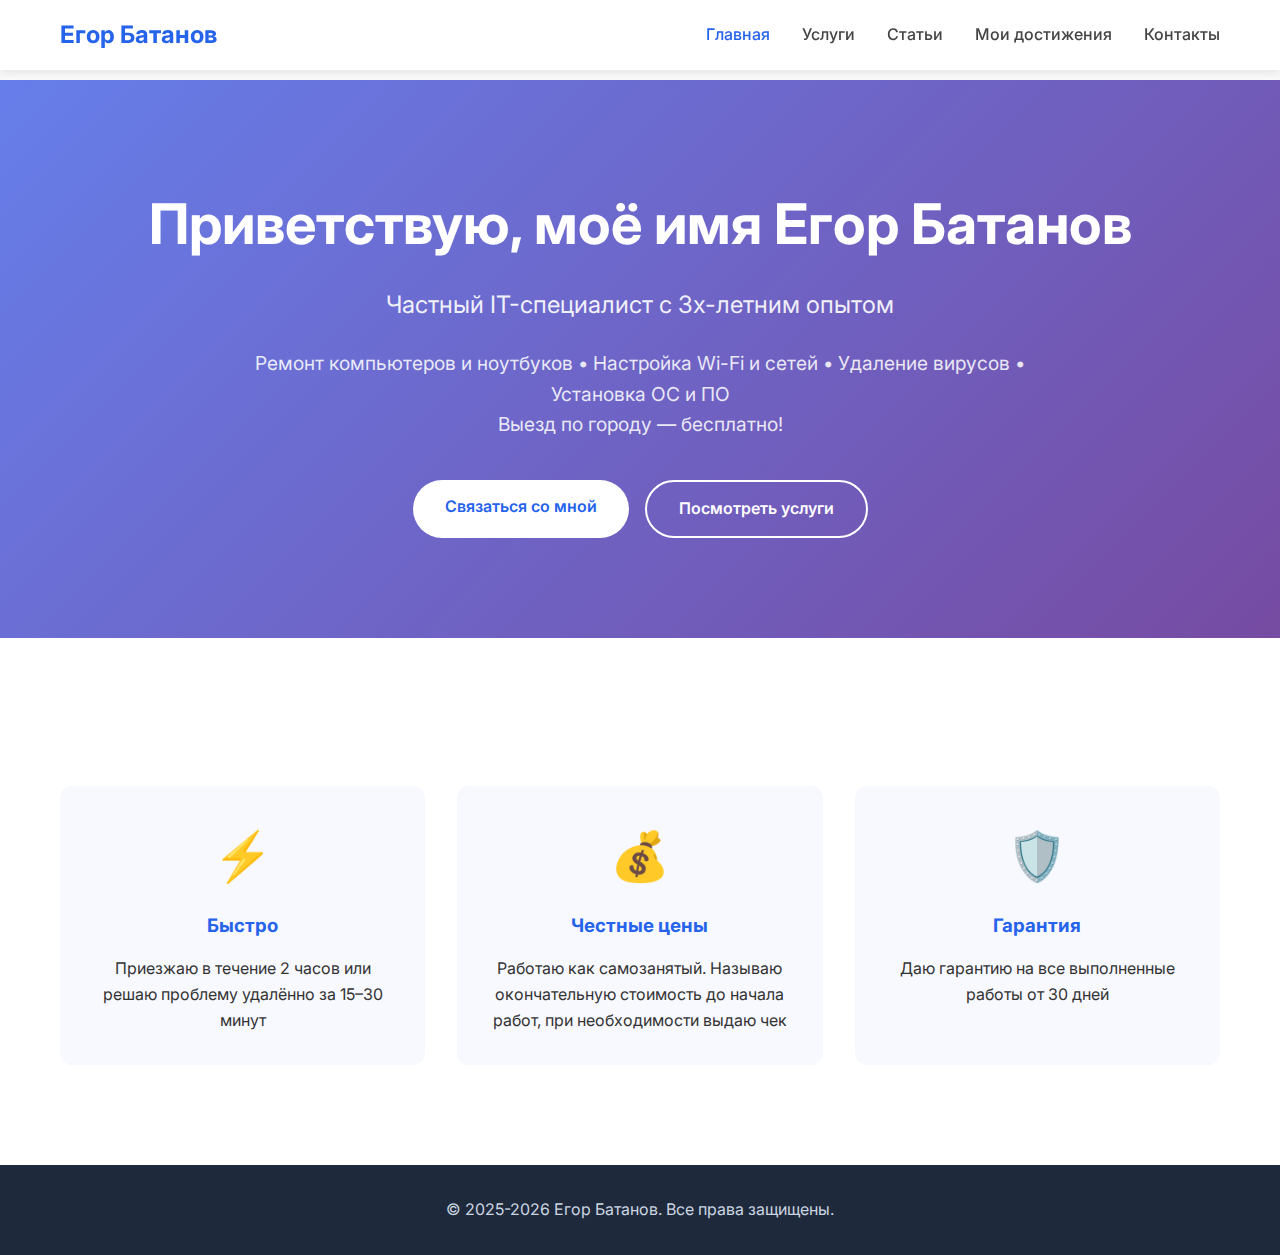
<file: index.html>
<!DOCTYPE html>
<html lang="ru">
<head>
    <meta charset="UTF-8">
    <meta name="viewport" content="width=device-width, initial-scale=1.0">
    <title>Егор Батанов | IT-специалист</title>
    <link rel="stylesheet" href="style.css">
    <link rel="preconnect" href="https://fonts.googleapis.com">
    <link rel="preconnect" href="https://fonts.gstatic.com" crossorigin>
    <link href="https://fonts.googleapis.com/css2?family=Inter:wght@300;400;500;600;700&display=swap" rel="stylesheet">
</head>
<body>

    <!-- Навигационная панель -->
    <header class="header">
        <div class="container">
            <div class="logo">
                <a href="index.html">Егор Батанов</a>
            </div>
            <nav class="nav">
                <ul>
                    <li><a href="index.html" class="active">Главная</a></li>
                    <li><a href="uslugi.html">Услуги</a></li>
                    <li><a href="articles.html">Статьи</a></li>
                    <li><a href="portfolio.html">Мои достижения</a></li>
                    <li><a href="contacts.html">Контакты</a></li>
                </ul>
            </nav>
            <!-- Мобильное меню (гамбургер) -->
            <div class="mobile-menu-toggle">
                <span></span>
                <span></span>
                <span></span>
            </div>
        </div>
    </header>

    <!-- Главный экран -->
    <section class="hero">
        <div class="container">
            <h1>Приветствую, моё имя Егор Батанов</h1>
            <p class="subtitle">Частный IT-специалист с 3х-летним опытом</p>
            <p class="description">
                Ремонт компьютеров и ноутбуков • Настройка Wi-Fi и сетей • Удаление вирусов • Установка ОС и ПО <br>
                Выезд по городу — бесплатно!
            </p>
            <div class="hero-buttons">
                <a href="contacts.html" class="btn btn-primary">Связаться со мной</a>
                <a href="uslugi.html" class="btn btn-secondary">Посмотреть услуги</a>
            </div>
        </div>
    </section>

    <!-- Преимущества -->
    <section class="features">
        <div class="container">
            <div class="feature-grid">
                <div class="feature-card">
                    <div class="icon">⚡</div>
                    <h3>Быстро</h3>
                    <p>Приезжаю в течение 2 часов или решаю проблему удалённо за 15–30 минут</p>
                </div>
                <div class="feature-card">
                    <div class="icon">💰</div>
                    <h3>Честные цены</h3>
                    <p>Работаю как самозанятый. Называю окончательную стоимость до начала работ, при необходимости выдаю чек</p>
                </div>
                <div class="feature-card">
                    <div class="icon">🛡️</div>
                    <h3>Гарантия</h3>
                    <p>Даю гарантию на все выполненные работы от 30 дней</p>
                </div>
            </div>
        </div>
    </section>

    <footer class="footer">
        <div class="container">
            <p>© 2025-2026 Егор Батанов. Все права защищены.</p>
        </div>
    </footer>

    <script>
        // Простое мобильное меню
        document.querySelector('.mobile-menu-toggle').addEventListener('click', function() {
            document.querySelector('.nav').classList.toggle('active');
        });
    </script>
</body>

</html>
</file>
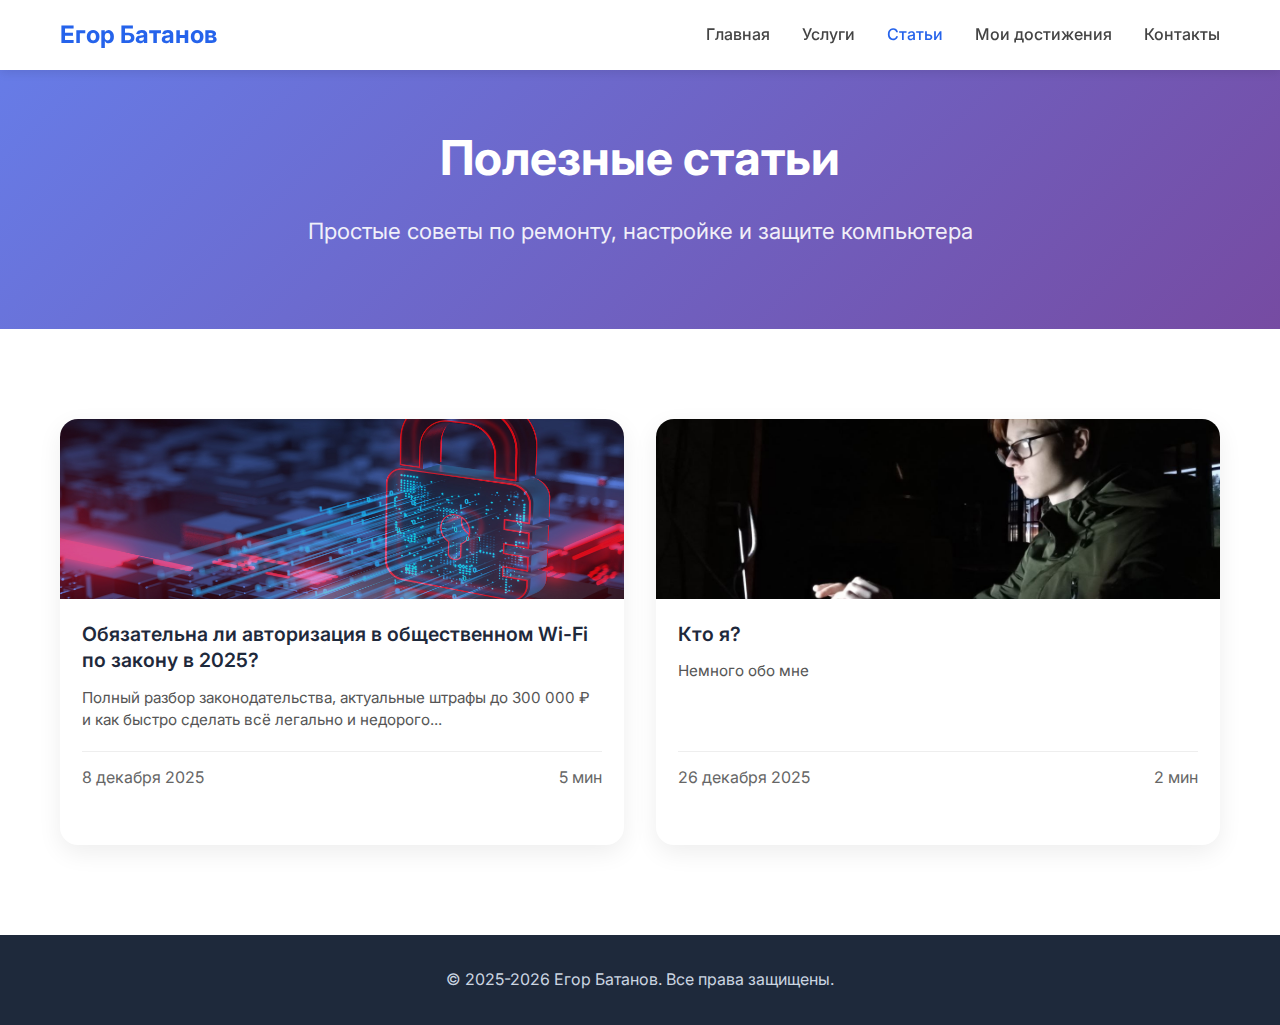
<file: articles.html>
<!DOCTYPE html>
<html lang="ru">
<head>
    <meta charset="UTF-8">
    <meta name="viewport" content="width=device-width, initial-scale=1.0">
    <title>Статьи и советы | Егор Батанов – IT-специалист</title>
    <link rel="stylesheet" href="style.css">
    <link href="https://fonts.googleapis.com/css2?family=Inter:wght@300;400;500;600;700&display=swap" rel="stylesheet">
</head>
<body>

    <header class="header">
        <div class="container">
            <div class="logo"><a href="index.html">Егор Батанов</a></div>
            <nav class="nav">
                <ul>
                    <li><a href="index.html">Главная</a></li>
                    <li><a href="uslugi.html">Услуги</a></li>
                    <li><a href="articles.html" class="active">Статьи</a></li>
                    <li><a href="portfolio.html">Мои достижения</a></li>
                    <li><a href="contacts.html">Контакты</a></li>
                </ul>
            </nav>
            <div class="mobile-menu-toggle"><span></span><span></span><span></span></div>
        </div>
    </header>

    <section class="page-hero">
        <div class="container">
            <h1>Полезные статьи</h1>
            <p class="subtitle">Простые советы по ремонту, настройке и защите компьютера</p>
        </div>
    </section>

    <section class="articles-section">
        <div class="container">

            <div class="articles-grid">

                <!-- КАРТОЧКА СТАТЬИ-->
                <article class="article-card">
                    <a href="articles/Auth-wifi.html">
                        <div class="article-thumb">
                            <img src="img/articles/wifi-auth.jpeg" alt="Закон об авторизации Wi-Fi 2025">
                </div>
                <div class="article-card-body">
                    <h3>Обязательна ли авторизация в общественном Wi-Fi по закону в 2025?</h3>
                    <p class="article-preview">Полный разбор законодательства, актуальные штрафы до 300 000 ₽ и как быстро сделать всё легально и недорого...</p>
                    <div class="article-meta">
                        <span>8 декабря 2025</span>
                        <span>5 мин</span>
                </div>
            </div>
        </a>
    </article>
                <!-- Вторая статья -->
                <article class="article-card">
                    <a href="articles/AboutMe.html">
                        <div class="article-thumb">
                            <img src="img/articles/me.jpg" alt="Егор Батанов">
                        </div>
                        <div class="article-card-body">
                            <h3>Кто я?</h3>
                            <p class="article-preview">Немного обо мне</p>
                            <div class="article-meta">
                                <span>26 декабря 2025</span>
                                <span>2 мин</span>
                            </div>
                        </div>
                    </a>
                </article>

            </div>

        </div>
    </section>

    <footer class="footer">
        <div class="container">
            <p>© 2025-2026 Егор Батанов. Все права защищены.</p>
        </div>
    </footer>

    <script>
        document.querySelector('.mobile-menu-toggle').addEventListener('click', () => {
            document.querySelector('.nav').classList.toggle('active');
        });
    </script>
</body>
</html>
</file>
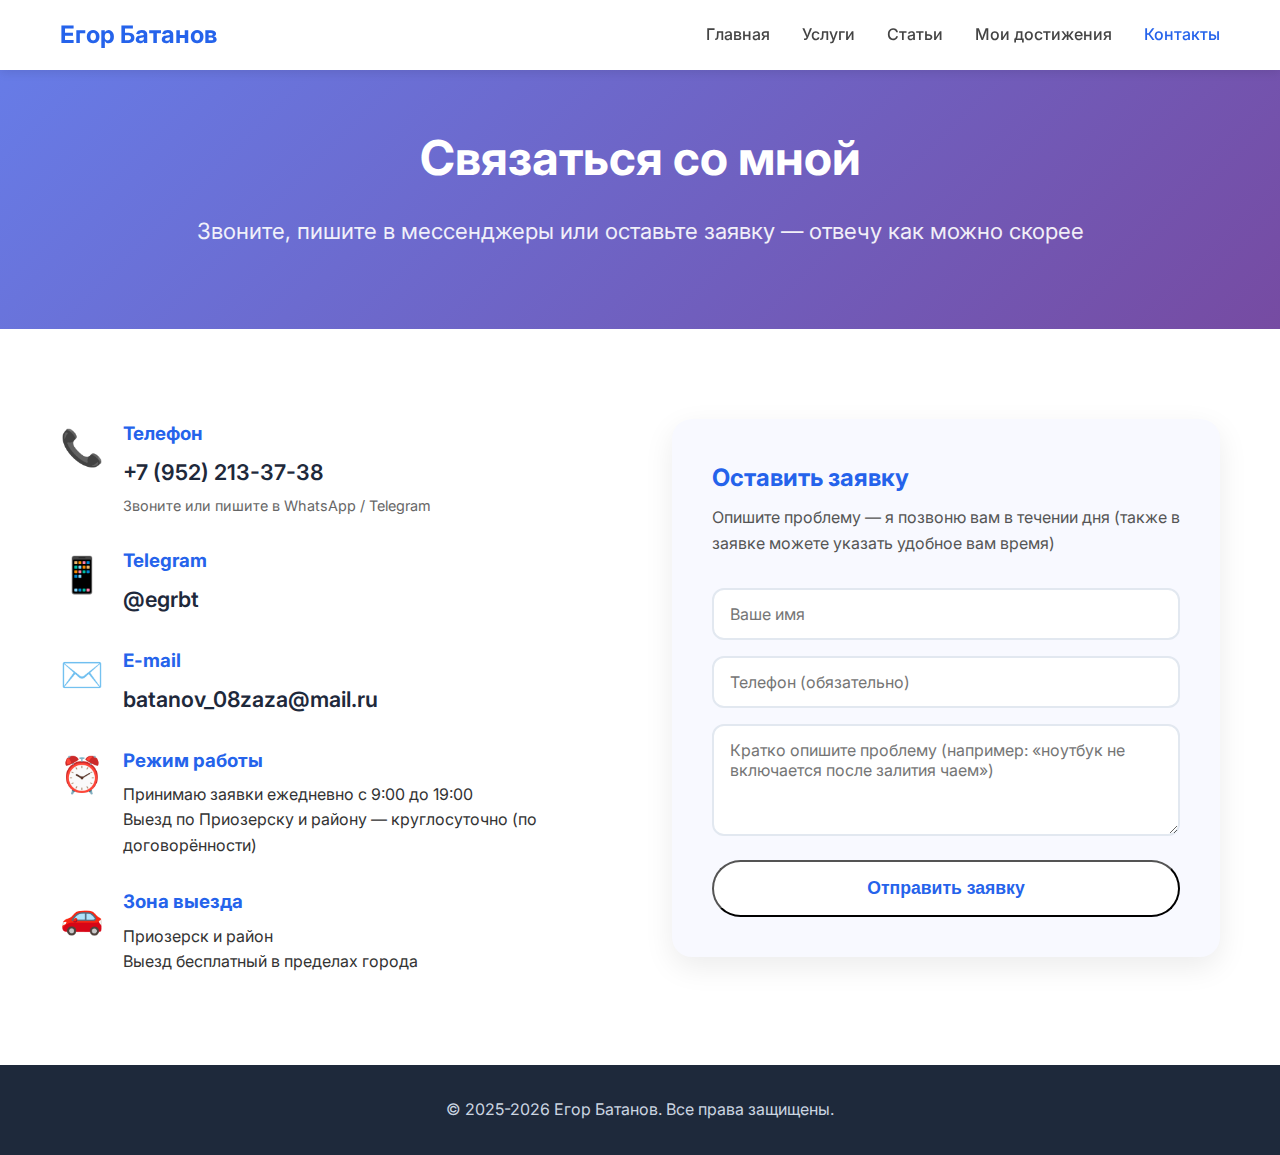
<file: contacts.html>
<!DOCTYPE html>
<html lang="ru">
<head>
    <meta charset="UTF-8">
    <meta name="viewport" content="width=device-width, initial-scale=1.0">
    <title>Контакты | Егор Батанов – частный IT-специалист</title>
    <link rel="stylesheet" href="style.css">
    <link href="https://fonts.googleapis.com/css2?family=Inter:wght@300;400;500;600;700&display=swap" rel="stylesheet">
</head>
<body>

    <!-- Шапка -->
    <header class="header">
        <div class="container">
            <div class="logo">
                <a href="index.html">Егор Батанов</a>
            </div>
            <nav class="nav">
                <ul>
                    <li><a href="index.html">Главная</a></li>
                    <li><a href="uslugi.html">Услуги</a></li>
                    <li><a href="articles.html">Статьи</a></li>
                    <li><a href="portfolio.html">Мои достижения</a></li>
                    <li><a href="contacts.html" class="active">Контакты</a></li>
                </ul>
            </nav>
            <div class="mobile-menu-toggle">
                <span></span>
                <span></span>
                <span></span>
            </div>
        </div>
    </header>

    <!-- Заголовок страницы -->
    <section class="page-hero">
        <div class="container">
            <h1>Связаться со мной</h1>
            <p class="subtitle">Звоните, пишите в мессенджеры или оставьте заявку — отвечу как можно скорее</p>
        </div>
    </section>

    <!-- Основной блок контактов -->
    <section class="contacts-section">
        <div class="container">
            <div class="contacts-grid">

                <!-- Левая колонка: способы связи -->
                <div class="contact-methods">

                    <div class="contact-item">
                        <div class="contact-icon">📞</div>
                        <div>
                            <h3>Телефон</h3>
                            <a href="tel:+79522133738" class="contact-link">+7 (952) 213-37-38</a>
                            <p class="small">Звоните или пишите в WhatsApp / Telegram</p>
                        </div>
                    </div>

                    <div class="contact-item">
                        <div class="contact-icon">📱</div>
                        <div>
                            <h3>Telegram</h3>
                            <a href="https://t.me/egrbt" target="_blank" class="contact-link">@egrbt</a>
                        </div>
                    </div>

                    <div class="contact-item">
                        <div class="contact-icon">✉️</div>
                        <div>
                            <h3>E-mail</h3>
                            <a href="mailto:batanov_08zaza@mail.ru" class="contact-link">batanov_08zaza@mail.ru</a>
                        </div>
                    </div>

                    <div class="contact-item">
                        <div class="contact-icon">⏰</div>
                        <div>
                            <h3>Режим работы</h3>
                            <p>Принимаю заявки ежедневно с 9:00 до 19:00<br>Выезд по Приозерску и району — круглосуточно (по договорённости)</p>
                        </div>
                    </div>

                    <div class="contact-item">
                        <div class="contact-icon">🚗</div>
                        <div>
                            <h3>Зона выезда</h3>
                            <p>Приозерск и район<br>Выезд бесплатный в пределах города</p>
                        </div>
                    </div>

                </div>

                <!-- Правая колонка: форма обратной связи -->
                <div class="contact-form-card">
                    <h2>Оставить заявку</h2>
                    <p class="form-desc">Опишите проблему — я позвоню вам в течении дня (также в заявке можете указать удобное вам время)</p>

                    <form action="https://formspree.io/f/xnnebade" method="POST">
                        <input type="text" name="name" placeholder="Ваше имя" required>
                        <input type="tel" name="phone" placeholder="Телефон (обязательно)" required>
                        <textarea name="message" rows="4" placeholder="Кратко опишите проблему (например: «ноутбук не включается после залития чаем»)"></textarea>
                        <button type="submit" class="btn btn-primary large">Отправить заявку</button>
                    </form>

                </div>

            </div>
        </div>
    </section>

    <footer class="footer">
        <div class="container">
            <p>© 2025-2026 Егор Батанов. Все права защищены.</p>
        </div>
    </footer>

    <script>
        // Мобильное меню
        document.querySelector('.mobile-menu-toggle').addEventListener('click', () => {
            document.querySelector('.nav').classList.toggle('active');
        });
    </script>
</body>

</html>
</file>
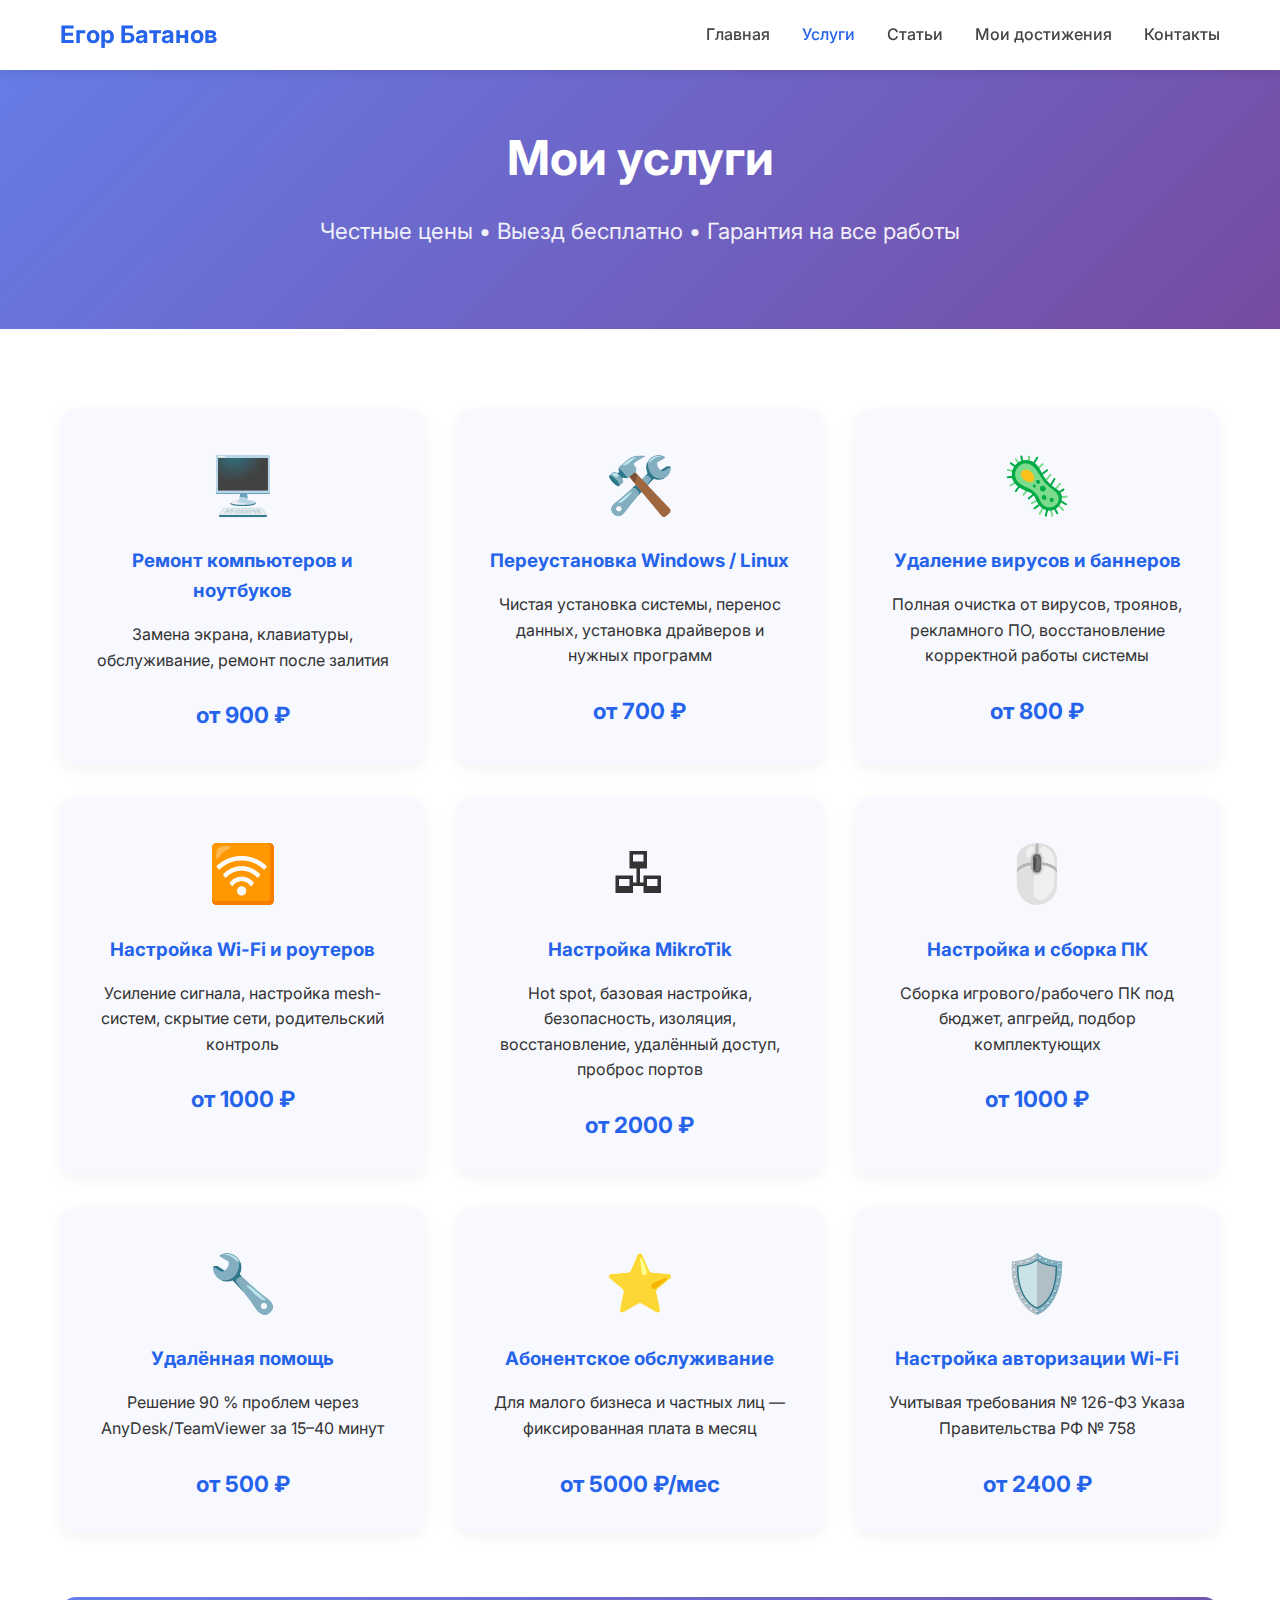
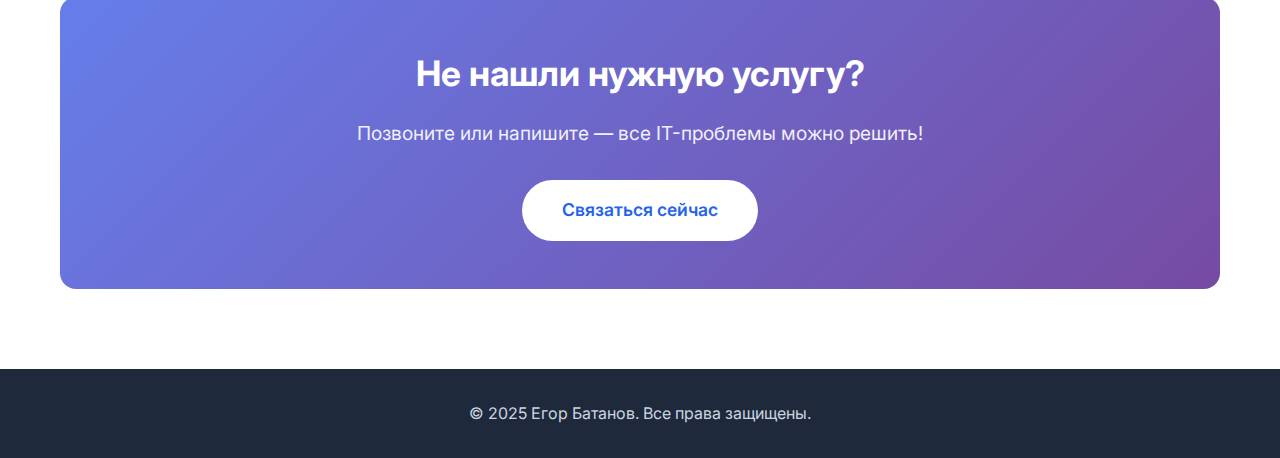
<file: uslugi.html>
<!DOCTYPE html>
<html lang="ru">
<head>
    <meta charset="UTF-8">
    <meta name="viewport" content="width=device-width, initial-scale=1.0">
    <title>Услуги | Егор Батанов | IT-специалист</title>
    <link rel="stylesheet" href="style.css">
    <link href="https://fonts.googleapis.com/css2?family=Inter:wght@300;400;500;600;700&display=swap" rel="stylesheet">
</head>
<body>

    <!-- Шапка (та же самая) -->
    <header class="header">
        <div class="container">
            <div class="logo">
                <a href="index.html">Егор Батанов</a>
            </div>
            <nav class="nav">
                <ul>
                    <li><a href="index.html">Главная</a></li>
                    <li><a href="uslugi.html" class="active">Услуги</a></li>
                    <li><a href="articles.html">Статьи</a></li>
                    <li><a href="portfolio.html">Мои достижения</a></li>
                    <li><a href="contacts.html">Контакты</a></li>
                </ul>
            </nav>
            <div class="mobile-menu-toggle">
                <span></span>
                <span></span>
                <span></span>
            </div>
        </div>
    </header>

    <!-- Заголовок страницы -->
    <section class="page-hero">
        <div class="container">
            <h1>Мои услуги</h1>
            <p class="subtitle">Честные цены • Выезд бесплатно • Гарантия на все работы</p>
        </div>
    </section>

    <!-- Список услуг -->
    <section class="services-section">
        <div class="container">
            <div class="services-grid">

                <div class="service-card">
                    <div class="service-icon">🖥️</div>
                    <h3>Ремонт компьютеров и ноутбуков</h3>
                    <p>Замена экрана, клавиатуры, обслуживание, ремонт после залития</p>
                    <div class="price">от 900 ₽</div>
                </div>

                <div class="service-card">
                    <div class="service-icon">🛠️</div>
                    <h3>Переустановка Windows / Linux</h3>
                    <p>Чистая установка системы, перенос данных, установка драйверов и нужных программ</p>
                    <div class="price">от 700 ₽</div>
                </div>

                <div class="service-card">
                    <div class="service-icon">🦠</div>
                    <h3>Удаление вирусов и баннеров</h3>
                    <p>Полная очистка от вирусов, троянов, рекламного ПО, восстановление корректной работы системы</p>
                    <div class="price">от 800 ₽</div>
                </div>

                <div class="service-card">
                    <div class="service-icon">🛜</div>
                    <h3>Настройка Wi-Fi и роутеров</h3>
                    <p>Усиление сигнала, настройка mesh-систем, скрытие сети, родительский контроль</p>
                    <div class="price">от 1000 ₽</div>
                </div>

                <div class="service-card">
                    <div class="service-icon">🖧</div>
                    <h3>Настройка MikroTik</h3>
                    <p>Hot spot, базовая настройка, безопасность, изоляция, восстановление, удалённый доступ, проброс портов</p>
                    <div class="price">от 2000 ₽</div>
                </div>

                <div class="service-card">
                    <div class="service-icon">🖱️</div>
                    <h3>Настройка и сборка ПК</h3>
                    <p>Сборка игрового/рабочего ПК под бюджет, апгрейд, подбор комплектующих</p>
                    <div class="price">от 1000 ₽</div>
                </div>

                <div class="service-card">
                    <div class="service-icon">🔧</div>
                    <h3>Удалённая помощь</h3>
                    <p>Решение 90 % проблем через AnyDesk/TeamViewer за 15–40 минут</p>
                    <div class="price">от 500 ₽</div>
                </div>

                <div class="service-card">
                    <div class="service-icon">⭐</div>
                    <h3>Абонентское обслуживание</h3>
                    <p>Для малого бизнеса и частных лиц — фиксированная плата в месяц</p>
                    <div class="price">от 5000 ₽/мес</div>
                </div>

                    <div class="service-card">
                    <div class="service-icon">🛡️</div>
                    <h3>Настройка авторизации Wi-Fi</h3>
                    <p>Учитывая требования № 126-ФЗ Указа Правительства РФ № 758</p>
                    <div class="price">от 2400 ₽</div>
                </div>

            </div>

            <!-- Блок с призывом -->
            <div class="call-to-action">
                <h2>Не нашли нужную услугу?</h2>
                <p>Позвоните или напишите — все IT-проблемы можно решить!</p>
                <a href="contacts.html" class="btn btn-primary large">Связаться сейчас</a>
            </div>
        </div>
    </section>

    <footer class="footer">
        <div class="container">
            <p>© 2025 Егор Батанов. Все права защищены.</p>
        </div>
    </footer>

    <script>
        // То же мобильное меню, что и на главной
        document.querySelector('.mobile-menu-toggle').addEventListener('click', function() {
            document.querySelector('.nav').classList.toggle('active');
        });
    </script>
</body>

</html>
</file>
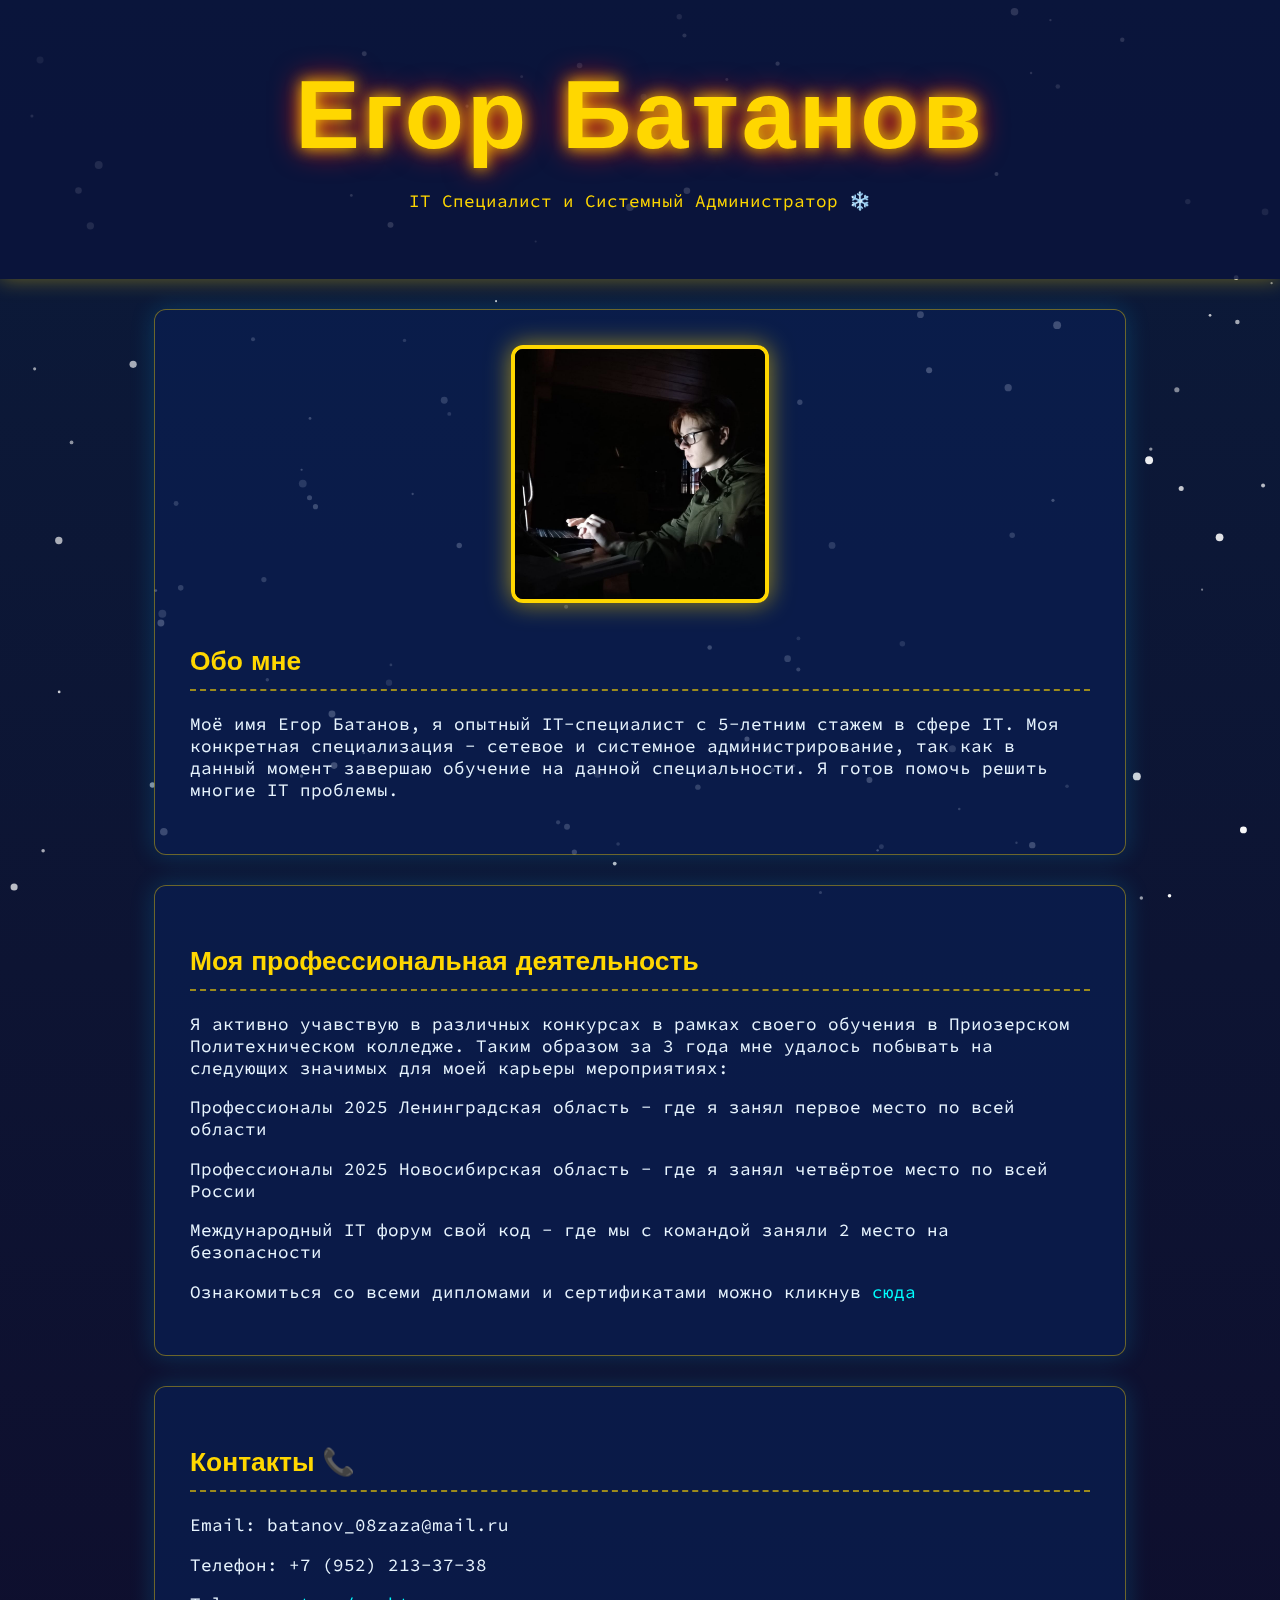
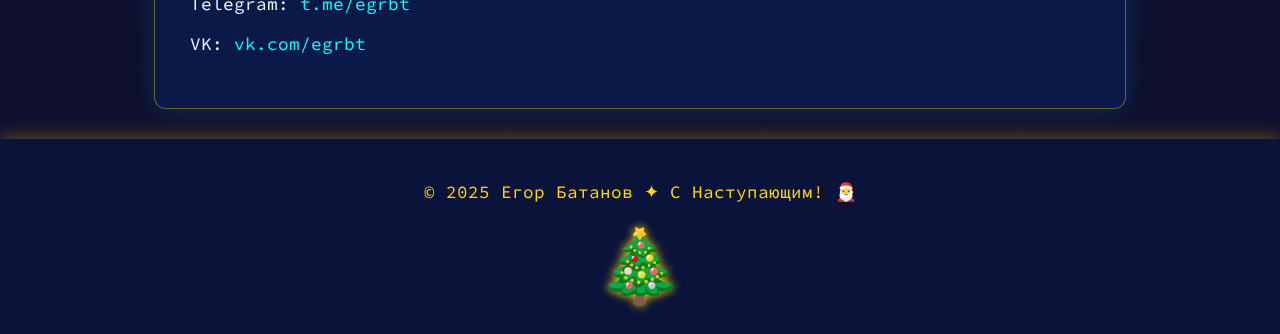
<file: articles/AboutMe.html>
<!DOCTYPE html>
<html lang="ru">
<head>
    <meta charset="UTF-8">
    <meta name="viewport" content="width=device-width, initial-scale=1.0">
    <title>Визитка Егора Батанова - IT Специалист</title>
    <link href="https://fonts.googleapis.com/css2?family=Source+Code+Pro:wght@400;700&display=swap" rel="stylesheet">
    <link href="https://fonts.googleapis.com/css2?family=Orbitron:wght@500;700&display=swap" rel="stylesheet">
    <style>
        body {
            font-family: 'Source Code Pro', monospace;
	    font-size: 1.1em;
            margin: 0;
            padding: 0;
            color: #e8f5ff; /* Очень светлый голубовато-белый текст — отлично читается */
            background: linear-gradient(to bottom, #0b1b3a, #0f0d2c); /* Тёмно-синий новогодний космос/IT-ночь */
            overflow-x: hidden;
            position: relative;
            min-height: 100vh;
        }
        #snow {
            position: fixed;
            top: 0;
            left: 0;
            width: 100%;
            height: 100%;
            pointer-events: none;
            z-index: -1;
        }
        header {
            background-color: rgba(10, 20, 60, 0.85);
            color: #ffd700; /* Золотой для новогоднего шика */
            text-align: center;
            padding: 50px 20px;
            position: relative;
            box-shadow: 0 0 20px rgba(255, 215, 0, 0.4);
        }
        h1 {
            font-family: 'Orbitron', sans-serif;
            font-size: 5.5em;
            margin: 0;
            text-shadow: 0 0 15px #ffd700, 0 0 30px #ff0000;
            letter-spacing: 3px;
            animation: pulse 3s infinite;
        }
        @keyframes pulse {
            0% { text-shadow: 0 0 15px #ffffff, 0 0 25px #ffd700; }
            50% { text-shadow: 0 0 25px #00bfff, 0 0 40px #ffd700; }
            100% { text-shadow: 0 0 15px #ffffff, 0 0 25px #ffd700; }
        }
        section {
            max-width: 900px;
            margin: 30px auto;
            padding: 35px;
            background-color: rgba(10, 30, 80, 0.75);
            border: 1px solid rgba(255, 215, 0, 0.4);
            border-radius: 12px;
            box-shadow: 0 0 25px rgba(0, 191, 255, 0.2);
            transition: transform 0.5s ease, box-shadow 0.5s ease;
        }
        section:hover {
            transform: scale(1.05);
            box-shadow: 0 0 45px rgba(255, 215, 0, 0.5);
        }
        h2 {
            color: #ffd700;
            border-bottom: 2px dashed rgba(255, 215, 0, 0.6);
            padding-bottom: 12px;
            font-family: 'Orbitron', sans-serif;
        }
        ul {
            list-style-type: none;
            padding-left: 0;
        }
        ul li {
            margin-bottom: 15px;
            padding-left: 45px;
            position: relative;
        }
        ul li::before {
            position: absolute;
            left: 0;
            font-size: 3.6em;
        }
        ul li:nth-child(1)::before { content: "💻"; }
        ul li:nth-child(2)::before { content: "🔌"; }
        ul li:nth-child(3)::before { content: "☁️"; }
        ul li:nth-child(4)::before { content: "📐"; }
        ul li:nth-child(5)::before { content: "🛠️"; }
        ul li:nth-child(6)::before { content: "📞"; }
        ul li:nth-child(7)::before { content: "🔒"; }
        footer {
            text-align: center;
            padding: 25px;
            background-color: rgba(10, 20, 60, 0.9);
            color: #ffd700;
            box-shadow: 0 0 20px rgba(255, 215, 0, 0.4);
        }
        .photo {
            text-align: center;
            margin-bottom: 35px;
        }
        .photo img {
            width: 250px;
            height: 250px;
            object-fit: cover;
            border: 4px solid #ffd700;
            border-radius: 12px;
            box-shadow: 0 0 25px rgba(255, 215, 0, 0.6);
            animation: fadeIn 2s ease-in forwards;
        }
        @keyframes fadeIn {
            from { opacity: 0; transform: scale(0.9); }
            to { opacity: 1; transform: scale(1); }
        }
        a {
            color: #00ffff;
            text-decoration: none;
            transition: color 0.3s;
        }
        a:hover {
            color: #ffd700;
        }
        .achievements {
            margin-top: 30px;
            text-align: center;
        }
        .carousel {
            position: relative;
            max-width: 900px; /* Увеличено в 1.5 раза от предыдущих 600px */
            margin: 0 auto;
            overflow: hidden;
            height: 600px; /* Увеличено в 1.5 раза от предыдущих 400px для единообразия слайдов */
        }
        .carousel-inner {
            display: flex;
            transition: transform 0.5s ease;
            height: 100%;
        }
        .carousel-item {
            min-width: 100%;
            box-sizing: border-box;
            height: 100%;
            display: flex;
            justify-content: center;
            align-items: center;
        }
        .carousel-item img {
            max-width: 100%;
            max-height: 100%;
            width: auto;
            height: auto;
            object-fit: contain; /* Адаптивное вписывание без искажений */
            border: 3px solid #ffd700;
            border-radius: 8px;
            box-shadow: 0 0 15px rgba(255, 215, 0, 0.6);
        }
        .carousel-btn {
            position: absolute;
            top: 50%;
            transform: translateY(-50%);
            background: rgba(0, 0, 0, 0.6);
            color: #ffd700;
            border: none;
            padding: 12px;
            cursor: pointer;
            font-size: 1.8em;
            transition: color 0.3s;
        }
        .carousel-btn:hover {
            color: #ffffff;
        }
        .prev { left: 10px; }
        .next { right: 10px; }
        .christmas-tree {
            font-size: 4em;
            margin-top: 10px;
            color: #00bfff;
            text-shadow: 0 0 10px #ffd700;
        }
    </style>
</head>
<body>
    <canvas id="snow"></canvas>

    <header>
        <h1>Егор Батанов</h1>
        <p>IT Специалист и Системный Администратор ❄️</p>
    </header>

    <section id="about">
        <div class="photo">
            <img src="../img/articles/me.jpg" alt="Фото Егора Батанова">
        </div>
        <h2>Обо мне</h2>
        <p>Моё имя Егор Батанов, я опытный IT-специалист с 5-летним стажем в сфере IT. Моя конкретная специализация - сетевое и системное администрирование, так как в данный момент завершаю обучение на данной специальности. Я готов помочь решить многие IT проблемы.</p>
    </section>

    <section id="work-life">
        <h2>Моя профессиональная деятельность</h2>
        <p>Я активно учавствую в различных конкурсах в рамках своего обучения в Приозерском Политехническом колледже. Таким образом за 3 года мне удалось побывать на следующих значимых для моей карьеры мероприятиях:</p>
        <p>Профессионалы 2025 Ленинградская область - где я занял первое место по всей области</p>
        <p>Профессионалы 2025 Новосибирская область - где я занял четвёртое место по всей России</a></p>
        <p>Международный IT форум свой код - где мы с командой заняли 2 место на безопасности</a></p>
	<p>Ознакомиться со всеми дипломами и сертификатами можно кликнув <a href="../portfolio.html">сюда</a></p>
    </section>


    <section id="contacts">
        <h2>Контакты 📞</h2>
        <p>Email: batanov_08zaza@mail.ru</p>
        <p>Телефон: +7 (952) 213-37-38</p>
        <p>Telegram: <a href="https://t.me/egrbt">t.me/egrbt</a></p>
        <p>VK: <a href="https://vk.com/egrbt">vk.com/egrbt</a></p>
    </section>

    <footer>
        <p>© 2025 Егор Батанов ✦ С Наступающим! 🎅</p>
        <div class="christmas-tree">🎄</div>
    </footer>

    <script>
        const canvas = document.getElementById('snow');
        const ctx = canvas.getContext('2d');
        let snowflakes = [];

        function resize() {
            canvas.width = window.innerWidth;
            canvas.height = window.innerHeight;
            initSnowflakes();
        }

        function initSnowflakes() {
            snowflakes = [];
            for (let i = 0; i < 120; i++) {
                snowflakes.push({
                    x: Math.random() * canvas.width,
                    y: Math.random() * canvas.height,
                    radius: Math.random() * 3 + 1,
                    speed: Math.random() * 1 + 0.5,
                    opacity: Math.random() * 0.6 + 0.4
                });
            }
        }

        function drawSnow() {
            ctx.clearRect(0, 0, canvas.width, canvas.height);
            for (let flake of snowflakes) {
                ctx.beginPath();
                ctx.arc(flake.x, flake.y, flake.radius, 0, Math.PI * 2);
                ctx.fillStyle = `rgba(255, 255, 255, ${flake.opacity})`;
                ctx.fill();

                flake.y += flake.speed;
                if (flake.y > canvas.height) {
                    flake.y = -10;
                }
            }
            requestAnimationFrame(drawSnow);
        }

        window.addEventListener('resize', resize);
        resize();
        drawSnow();

        // Карусель
        const carouselInner = document.querySelector('.carousel-inner');
        const prevBtn = document.querySelector('.prev');
        const nextBtn = document.querySelector('.next');
        let currentIndex = 0;

        function showSlide(index) {
            const slides = document.querySelectorAll('.carousel-item');
            if (index >= slides.length) index = 0;
            if (index < 0) index = slides.length - 1;
            carouselInner.style.transform = `translateX(-${index * 100}%)`;
            currentIndex = index;
        }

        prevBtn.addEventListener('click', () => showSlide(currentIndex - 1));
        nextBtn.addEventListener('click', () => showSlide(currentIndex + 1));
    </script>
</body>
</html>
</file>
<file: style.css>
/* Сброс и базовые стили */
*,
*::before,
*::after {
    margin: 0;
    padding: 0;
    box-sizing: border-box;
}

html {
    scroll-behavior: smooth;
}

body {
    font-family: 'Inter', sans-serif;
    line-height: 1.6;
    color: #333;
    background-color: #fafafa;
}

.container {
    max-width: 1200px;
    margin: 0 auto;
    padding: 0 20px;
}

/* Шапка */
.header {
    background-color: #fff;
    box-shadow: 0 2px 10px rgba(0,0,0,0.1);
    position: fixed;
    width: 100%;
    top: 0;
    z-index: 1000;
}

.header .container {
    display: flex;
    justify-content: space-between;
    align-items: center;
    padding: 1rem 20px;
}

.logo a {
    font-size: 1.5rem;
    font-weight: 700;
    color: #2563eb;
    text-decoration: none;
}

.nav ul {
    display: flex;
    list-style: none;
    gap: 2rem;
}

.nav a {
    text-decoration: none;
    color: #444;
    font-weight: 500;
    transition: color 0.3s;
}

.nav a:hover,
.nav a.active {
    color: #2563eb;
}

/* Мобильное меню */
.mobile-menu-toggle {
    display: none;
    flex-direction: column;
    gap: 5px;
    cursor: pointer;
}

.mobile-menu-toggle span {
    width: 25px;
    height: 3px;
    background: #333;
    transition: 0.3s;
}

/* Главный экран */
.hero {
    margin-top: 80px;
    padding: 100px 0;
    background: linear-gradient(135deg, #667eea 0%, #764ba2 100%);
    color: white;
    text-align: center;
}

.hero h1 {
    font-size: 3.5rem;
    margin-bottom: 1rem;
}

.hero .subtitle {
    font-size: 1.5rem;
    margin-bottom: 1.5rem;
    opacity: 0.9;
}

.hero .description {
    font-size: 1.2rem;
    max-width: 800px;
    margin: 0 auto 2.5rem;
    opacity: 0.85;
}

.hero-buttons {
    display: flex;
    gap: 1rem;
    justify-content: center;
    flex-wrap: wrap;
}

.btn {
    padding: 14px 32px;
    border-radius: 50px;
    text-decoration: none;
    font-weight: 600;
    transition: all 0.3s;
    display: inline-block;
}

.btn-primary {
    background: #fff;
    color: #2563eb;
}

.btn-primary:hover {
    background: #f0f0f0;
    transform: translateY(-3px);
}

.btn-secondary {
    background: transparent;
    color: white;
    border: 2px solid white;
}

.btn-secondary:hover {
    background: rgba(255,255,255,0.1);
    transform: translateY(-3px);
}

/* Преимущества */
.features {
    padding: 100px 0;
    background: white;
}

.feature-grid {
    display: grid;
    grid-template-columns: repeat(auto-fit, minmax(280px, 1fr));
    gap: 2rem;
    margin-top: 3rem;
}

.feature-card {
    text-align: center;
    padding: 2rem;
    background: #f8f9ff;
    border-radius: 12px;
    transition: transform 0.3s;
}

.feature-card:hover {
    transform: translateY(-10px);
}

.feature-card .icon {
    font-size: 3rem;
    margin-bottom: 1rem;
}

.feature-card h3 {
    margin-bottom: 1rem;
    color: #2563eb;
}

/* Футер */
.footer {
    background: #1e293b;
    color: #cbd5e1;
    padding: 2rem 0;
    text-align: center;
}

/* Адаптивность */
@media (max-width: 768px) {
    .nav {
        position: fixed;
        top: 70px;
        left: 0;
        width: 100%;
        background: white;
        box-shadow: 0 5px 15px rgba(0,0,0,0.1);
        transform: translateY(-150%);
        transition: transform 0.4s ease;
    }

    .nav.active {
        transform: translateY(0);
    }

    .nav ul {
        flex-direction: column;
        padding: 2rem 0;
    }

    .nav li {
        text-align: center;
        padding: 0.5rem 0;
    }

    .mobile-menu-toggle {
        display: flex;
    }

    .hero h1 {
        font-size: 2.5rem;
    }

    .hero .subtitle {
        font-size: 1.3rem;
    }
}   
/* Страница услуг */
.page-hero {
    padding: 120px 0 80px;
    background: linear-gradient(135deg, #667eea 0%, #764ba2 100%);
    color: white;
    text-align: center;
}

.page-hero h1 {
    font-size: 3rem;
    margin-bottom: 1rem;
}

.page-hero .subtitle {
    font-size: 1.4rem;
    opacity: 0.9;
}

.services-section {
    padding: 80px 0;
    background: #fff;
}

.services-grid {
    display: grid;
    grid-template-columns: repeat(auto-fit, minmax(320px, 1fr));
    gap: 2rem;
    margin-bottom: 4rem;
}

.service-card {
    background: #f8f9ff;
    padding: 2rem;
    border-radius: 16px;
    text-align: center;
    transition: all 0.3s;
    box-shadow: 0 4px 15px rgba(0,0,0,0.05);
}

.service-card:hover {
    transform: translateY(-10px);
    box-shadow: 0 20px 40px rgba(0,0,0,0.1);
}

.service-icon {
    font-size: 3.5rem;
    margin-bottom: 1rem;
}

.service-card h3 {
    margin-bottom: 1rem;
    color: #2563eb;
}

.price {
    margin-top: 1.5rem;
    font-size: 1.4rem;
    font-weight: 700;
    color: #2563eb;
}

.call-to-action {
    text-align: center;
    padding: 3rem;
    background: linear-gradient(135deg, #667eea 0%, #764ba2 100%);
    border-radius: 16px;
    color: white;
}

.call-to-action h2 {
    font-size: 2.2rem;
    margin-bottom: 1rem;
}

.call-to-action p {
    font-size: 1.2rem;
    margin-bottom: 2rem;
    opacity: 0.9;
}

.btn.large {
    padding: 16px 40px;
    font-size: 1.1rem;
}

/* Адаптив */
@media (max-width: 768px) {
    .page-hero h1 {
        font-size: 2.4rem;
    }
}

/* Страница достижений */
.portfolio-section {
    padding: 80px 0;
    background: #fff;
}

.portfolio-grid {
    display: grid;
    grid-template-columns: repeat(auto-fit, minmax(300px, 1fr));
    gap: 2.5rem;
    margin-bottom: 3rem;
}

.certificate-card {
    background: #f8f9ff;
    border-radius: 16px;
    overflow: hidden;
    box-shadow: 0 8px 25px rgba(0,0,0,0.08);
    transition: all 0.4s;
    text-align: center;
}

.certificate-card:hover {
    transform: translateY(-12px);
    box-shadow: 0 20px 40px rgba(0,0,0,0.15);
}

.certificate-card img {
    width: 100%;
    height: auto;
    display: block;
    border-bottom: 4px solid #2563eb;
    transition: transform 0.4s;
}

.certificate-card:hover img {
    transform: scale(1.03);
}

.certificate-card a {
    text-decoration: none;
    color: inherit;
}

.cert-title {
    margin: 1rem 0 0.4rem;
    font-weight: 600;
    color: #2563eb;
}

.cert-desc {
    font-size: 0.95rem;
    color: #666;
    padding: 0 1rem 1.5rem;
}

.portfolio-note {
    text-align: center;
    font-size: 1.1rem;
    color: #555;
    background: #f0f4ff;
    padding: 2rem;
    border-radius: 12px;
}

/* Адаптив */
@media (max-width: 480px) {
    .portfolio-grid {
        grid-template-columns: 1fr;
    }
}

/* === СТРАНИЦА КОНТАКТОВ === */
.contacts-section {
    padding: 90px 0;
    background: #fff;
}

.contacts-grid {
    display: grid;
    grid-template-columns: 1fr 1fr;
    gap: 4rem;
    align-items: start;
}

.contact-methods {
    display: flex;
    flex-direction: column;
    gap: 1.8rem;
}

.contact-item {
    display: flex;
    gap: 1.2rem;
    align-items: flex-start;
}

.contact-icon {
    font-size: 2.2rem;
    flex-shrink: 0;
}

.contact-item h3 {
    margin-bottom: 0.4rem;
    color: #2563eb;
}

.contact-link {
    font-size: 1.35rem;
    font-weight: 600;
    color: #1e293b;
    text-decoration: none;
}

.contact-link:hover {
    color: #2563eb;
}

.small {
    font-size: 0.9rem;
    color: #666;
    margin-top: 0.3rem;
}

/* Форма */
.contact-form-card {
    background: #f8f9ff;
    padding: 2.5rem;
    border-radius: 20px;
    box-shadow: 0 10px 30px rgba(0,0,0,0.08);
}

.contact-form-card h2 {
    margin-bottom: 0.5rem;
    color: #2563eb;
}

.form-desc {
    margin-bottom: 2rem;
    color: #555;
}

.contact-form-card input,
.contact-form-card textarea {
    width: 100%;
    padding: 14px 16px;
    margin-bottom: 1rem;
    border: 2px solid #e2e8f0;
    border-radius: 12px;
    font-family: inherit;
    font-size: 1rem;
    transition: border 0.3s;
}

.contact-form-card input:focus,
.contact-form-card textarea:focus {
    outline: none;
    border-color: #2563eb;
}

.contact-form-card button {
    width: 100%;
}

.form-note {
    margin-top: 1rem;
    font-size: 0.85rem;
    color: #777;
    text-align: center;
}

/* Адаптив */
@media (max-width: 900px) {
    .contacts-grid {
        grid-template-columns: 1fr;
        gap: 3rem;
    }
    
    .contact-form-card {
        padding: 2rem;
    }
}

@media (max-width: 480px) {
    .contact-item {
        flex-direction: column;
        text-align: center;
    }
    
    .contact-icon {
        margin-bottom: 0.5rem;
    }
}

/* === НОВАЯ ВЕРСИЯ — КОМПАКТНЫЕ КАРТОЧКИ СТАТЕЙ === */
.articles-section {
    padding: 90px 0;
    background: #fff;
}

.articles-grid {
    display: grid;
    grid-template-columns: repeat(auto-fit, minmax(320px, 1fr));
    gap: 2rem;
    max-width: 1200px;
    margin: 0 auto;
}

.article-card {
    background: #fff;
    border-radius: 18px;
    overflow: hidden;
    box-shadow: 0 8px 25px rgba(0,0,0,0.07);
    transition: all 0.35s ease;
    height: 100%;
    display: flex;
    flex-direction: column;
}

.article-card:hover {
    transform: translateY(-10px);
    box-shadow: 0 20px 40px rgba(0,0,0,0.14);
}

.article-card a {
    text-decoration: none;
    color: inherit;
    display: flex;
    flex-direction: column;
    height: 100%;
}

.article-thumb {
    width: 100%;
    height: 180px;
    overflow: hidden;
    background: #f0f0f0;
}

.article-thumb img {
    width: 100%;
    height: 100%;
    object-fit: cover;
    transition: transform 0.4s ease;
}

.article-card:hover .article-thumb img {
    transform: scale(1.08);
}

.article-card-body {
    padding: 1.4rem;
    flex-grow: 1;
    display: flex;
    flex-direction: column;
}

.article-card h3 {
    font-size: 1.22rem;
    line-height: 1.35;
    margin-bottom: 0.8rem;
    color: #1e293b;
    font-weight: 600;
}

.article-preview {
    color: #555;
    font-size: 0.95rem;
    line-height: 1.5;
    margin-bottom: 1.2rem;
    flex-grow: 1;
}

.article-meta {
    display: flex;
    justify-content: space-between;
    color: #888;
    font-size: 0.88rem;
    margin-top: auto;
    padding-top: 0.8rem;
    border-top: 1px solid #eee;
}

/* Адаптив */
@media (max-width: 768px) {
    .articles-grid {
        grid-template-columns: 1fr;
        gap: 1.8rem;
    }
    
    .article-thumb {
        height: 200px;
    }
    
    .article-card-body {
        padding: 1.3rem;
    }
}
/* === ОДНА СТАТЬЯ === */
.single-article {
    padding: 80px 0 120px;
    background: #fff;
}

.article-header h1 {
    font-size: 2.4rem;
    margin-bottom: 1rem;
    color: #1e293b;
}

.article-meta {
    color: #666;
    margin-bottom: 2rem;
    font-size: 1rem;
}

.article-image {
    width: 100%;
    max-height: 500px;
    object-fit: cover;
    border-radius: 16px;
    margin: 2rem 0;
}

.article-content {
    max-width: 800px;
    margin: 0 auto;
    line-height: 1.8;
    font-size: 1.1rem;
}

.article-content h2 {
    margin: 2.5rem 0 1rem;
    color: #2563eb;
}

.article-content p {
    margin-bottom: 1.3rem;
}

.article-cta {
    text-align: center;
    margin: 3rem 0;
    padding: 2rem;
    background: linear-gradient(135deg, #667eea 0%, #764ba2 100%);
    border-radius: 16px;
    color: white;
}

.back-link {
    margin-top: 3rem;
    text-align: center;
}

.back-link a {
    color: #2563eb;
    text-decoration: none;
    font-weight: 600;
}

/* Адаптив */
@media (max-width: 768px) {
    .article-header h1 { font-size: 2rem; }
    .articles-grid { grid-template-columns: 1fr; }
}
</file>
